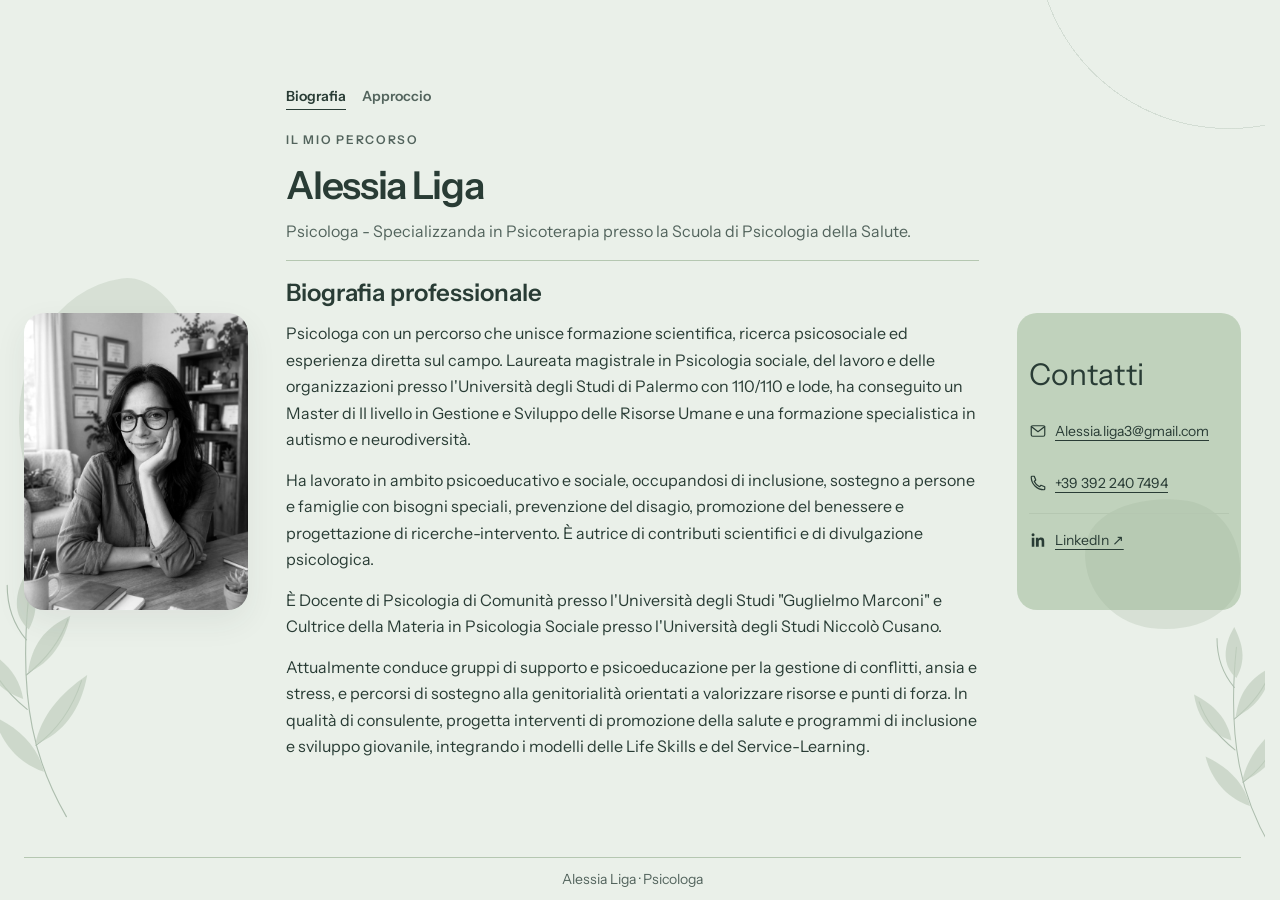
<file: src/main/resources/static/index.html>
<!DOCTYPE html>
<html lang="it">
<head>
    <meta charset="UTF-8">
    <meta name="viewport" content="width=device-width, initial-scale=1.0">
    <meta name="description" content="Biografia professionale di Alessia Liga, Psicologa e Specializzanda in Psicoterapia presso la Scuola di Psicologia della Salute.">
    <title>Biografia | Alessia Liga, Psicologa</title>
    <link rel="stylesheet" href="assets/css/style.css?v=4">
    <link rel="stylesheet" href="assets/css/decorations.css">
</head>

<body>

    <a class="skip-link" href="#contenuto-pagina">Vai al contenuto</a>

<main class="profile page-width" id="contenuto">
        <figure class="portrait">
            <img src="assets/images/alessia-liga-bn.jpeg" alt="Alessia Liga" width="1207" height="1600" fetchpriority="high">
        </figure>

        <article class="biography" aria-labelledby="nome">
            <header class="profile-heading">
                <nav class="section-navigation" aria-label="Sezioni del sito">
                    <a href="index.html" aria-current="page">Biografia</a>
                    <a href="approccio.html">Approccio</a>
                </nav>
                <p class="eyebrow">Il mio percorso</p>
                <h1 id="nome">Alessia Liga</h1>
                <p class="qualification">Psicologa - Specializzanda in Psicoterapia presso la Scuola di Psicologia della Salute.</p>
            </header>

            <section id="contenuto-pagina" aria-labelledby="titolo-biografia" tabindex="-1">
                <h2 id="titolo-biografia">Biografia professionale</h2>
                <p>Psicologa con un percorso che unisce formazione scientifica, ricerca psicosociale ed esperienza diretta sul campo. Laureata magistrale in Psicologia sociale, del lavoro e delle organizzazioni presso l'Università degli Studi di Palermo con 110/110 e lode, ha conseguito un Master di II livello in Gestione e Sviluppo delle Risorse Umane e una formazione specialistica in autismo e neurodiversità.</p>
                <p>Ha lavorato in ambito psicoeducativo e sociale, occupandosi di inclusione, sostegno a persone e famiglie con bisogni speciali, prevenzione del disagio, promozione del benessere e progettazione di ricerche-intervento. È autrice di contributi scientifici e di divulgazione psicologica.</p>
                <p>È Docente di Psicologia di Comunità presso l'Università degli Studi "Guglielmo Marconi" e Cultrice della Materia in Psicologia Sociale presso l'Università degli Studi Niccolò Cusano.</p>
                <p>Attualmente conduce gruppi di supporto e psicoeducazione per la gestione di conflitti, ansia e stress, e percorsi di sostegno alla genitorialità orientati a valorizzare risorse e punti di forza. In qualità di consulente, progetta interventi di promozione della salute e programmi di inclusione e sviluppo giovanile, integrando i modelli delle Life Skills e del Service-Learning.</p>
            </section>
        </article>

        <aside class="contacts" id="contatti" aria-labelledby="titolo-contatti" tabindex="-1">
            <h2 id="titolo-contatti">Contatti</h2>
            <dl class="contact-list">
                <div>
                    <dt><span class="sr-only">Email</span><svg class="contact-icon" aria-hidden="true" focusable="false" viewBox="0 0 24 24" fill="none" stroke="currentColor" stroke-width="1.6" stroke-linecap="round" stroke-linejoin="round"><rect x="3" y="5" width="18" height="14" rx="2"/><path d="m3 6 9 7 9-7"/></svg></dt>
                    <dd><a href="mailto:Alessia.liga3@gmail.com" aria-label="Scrivi a Alessia.liga3@gmail.com">Alessia.liga3@gmail.com</a></dd>
                </div>
                <div>
                    <dt><span class="sr-only">Telefono</span><svg class="contact-icon" aria-hidden="true" focusable="false" viewBox="0 0 24 24" fill="none" stroke="currentColor" stroke-width="1.6" stroke-linecap="round" stroke-linejoin="round"><path d="M7 3H4a1 1 0 0 0-1 1c0 9.4 7.6 17 17 17a1 1 0 0 0 1-1v-3l-5-2-2 2a15 15 0 0 1-7-7l2-2-2-5Z"/></svg></dt>
                    <dd><a href="tel:+393922407494" aria-label="Chiama il +39 392 240 7494">+39 392 240 7494</a></dd>
                </div>
            </dl>
            <ul class="social-list" aria-label="Social e profili professionali">
                <li>
                    <svg class="contact-icon" aria-hidden="true" focusable="false" viewBox="0 0 24 24" fill="currentColor"><path d="M5.4 3a2 2 0 1 0 0 4 2 2 0 0 0 0-4ZM3.7 9h3.4v12H3.7V9Zm5.5 0h3.3v1.6c.5-1 1.7-1.9 3.6-1.9 3.5 0 4.2 2.2 4.2 5.1V21h-3.4v-6.4c0-1.5 0-3-1.8-3s-2.1 1.4-2.1 2.9V21H9.2V9Z"/></svg>
                    <a href="https://www.linkedin.com/in/alessia-liga-a057b985/" aria-label="Profilo LinkedIn di Alessia Liga">LinkedIn <span aria-hidden="true">↗</span></a>
                </li>
            </ul>
        </aside>
    </main>

    <footer class="site-footer page-width">
        <p>Alessia Liga <span aria-hidden="true">·</span> Psicologa</p>
    </footer>

</body>
</html>
</file>
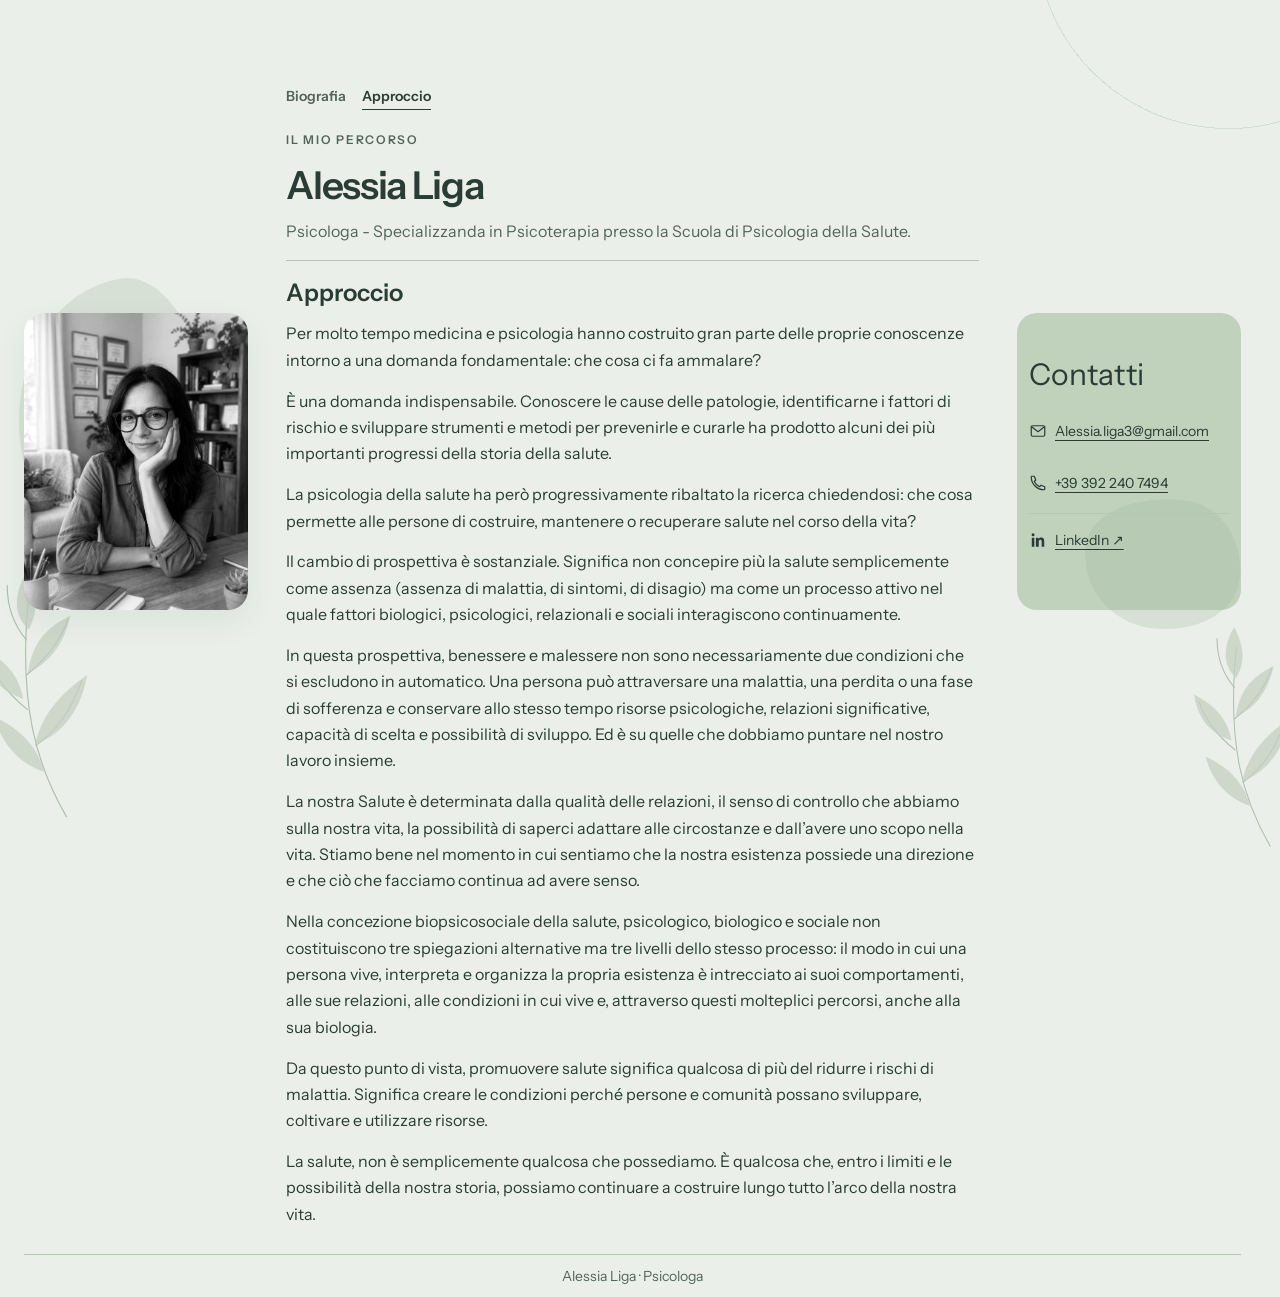
<file: src/main/resources/static/approccio.html>
<!DOCTYPE html>
<html lang="it">
<head>
    <meta charset="UTF-8">
    <meta name="viewport" content="width=device-width, initial-scale=1.0">
    <meta name="description" content="L'approccio di Alessia Liga, Psicologa e Specializzanda in Psicoterapia presso la Scuola di Psicologia della Salute.">
    <title>Approccio | Alessia Liga, Psicologa</title>
    <link rel="stylesheet" href="assets/css/style.css?v=4">
    <link rel="stylesheet" href="assets/css/decorations.css">
</head>

<body>

    <a class="skip-link" href="#contenuto-pagina">Vai al contenuto</a>

    <main class="profile page-width" id="contenuto">
        <figure class="portrait">
            <img src="assets/images/alessia-liga-bn.jpeg" alt="Alessia Liga" width="1207" height="1600" fetchpriority="high">
        </figure>

        <article class="biography" aria-labelledby="nome">
            <header class="profile-heading">
                <nav class="section-navigation" aria-label="Sezioni del sito">
                    <a href="index.html">Biografia</a>
                    <a href="approccio.html" aria-current="page">Approccio</a>
                </nav>
                <p class="eyebrow">Il mio percorso</p>
                <h1 id="nome">Alessia Liga</h1>
                <p class="qualification">Psicologa - Specializzanda in Psicoterapia presso la Scuola di Psicologia della Salute.</p>
            </header>

            <section id="contenuto-pagina" aria-labelledby="titolo-approccio" tabindex="-1">
                <h2 id="titolo-approccio">Approccio</h2>
                <p>Per molto tempo medicina e psicologia hanno costruito gran parte delle proprie conoscenze intorno a una domanda fondamentale: che cosa ci fa ammalare?</p>
                <p>È una domanda indispensabile. Conoscere le cause delle patologie, identificarne i fattori di rischio e sviluppare strumenti e metodi per prevenirle e curarle ha prodotto alcuni dei più importanti progressi della storia della salute.</p>
                <p>La psicologia della salute ha però progressivamente ribaltato la ricerca chiedendosi: che cosa permette alle persone di costruire, mantenere o recuperare salute nel corso della vita?</p>
                <p>Il cambio di prospettiva è sostanziale. Significa non concepire più la salute semplicemente come assenza (assenza di malattia, di sintomi, di disagio) ma come un processo attivo nel quale fattori biologici, psicologici, relazionali e sociali interagiscono continuamente.</p>
                <p>In questa prospettiva, benessere e malessere non sono necessariamente due condizioni che si escludono in automatico. Una persona può attraversare una malattia, una perdita o una fase di sofferenza e conservare allo stesso tempo risorse psicologiche, relazioni significative, capacità di scelta e possibilità di sviluppo. Ed è su quelle che dobbiamo puntare nel nostro lavoro insieme.</p>
                <p>La nostra Salute è determinata dalla qualità delle relazioni, il senso di controllo che abbiamo sulla nostra vita, la possibilità di saperci adattare alle circostanze e dall’avere uno scopo nella vita. Stiamo bene nel momento in cui sentiamo che la nostra esistenza possiede una direzione e che ciò che facciamo continua ad avere senso.</p>
                <p>Nella concezione biopsicosociale della salute, psicologico, biologico e sociale non costituiscono tre spiegazioni alternative ma tre livelli dello stesso processo: il modo in cui una persona vive, interpreta e organizza la propria esistenza è intrecciato ai suoi comportamenti, alle sue relazioni, alle condizioni in cui vive e, attraverso questi molteplici percorsi, anche alla sua biologia.</p>
                <p>Da questo punto di vista, promuovere salute significa qualcosa di più del ridurre i rischi di malattia. Significa creare le condizioni perché persone e comunità possano sviluppare, coltivare e utilizzare risorse.</p>
                <p>La salute, non è semplicemente qualcosa che possediamo. È qualcosa che, entro i limiti e le possibilità della nostra storia, possiamo continuare a costruire lungo tutto l’arco della nostra vita.</p>
            </section>
        </article>

        <aside class="contacts" id="contatti" aria-labelledby="titolo-contatti" tabindex="-1">
            <h2 id="titolo-contatti">Contatti</h2>
            <dl class="contact-list">
                <div>
                    <dt><span class="sr-only">Email</span><svg class="contact-icon" aria-hidden="true" focusable="false" viewBox="0 0 24 24" fill="none" stroke="currentColor" stroke-width="1.6" stroke-linecap="round" stroke-linejoin="round"><rect x="3" y="5" width="18" height="14" rx="2"/><path d="m3 6 9 7 9-7"/></svg></dt>
                    <dd><a href="mailto:Alessia.liga3@gmail.com" aria-label="Scrivi a Alessia.liga3@gmail.com">Alessia.liga3@gmail.com</a></dd>
                </div>
                <div>
                    <dt><span class="sr-only">Telefono</span><svg class="contact-icon" aria-hidden="true" focusable="false" viewBox="0 0 24 24" fill="none" stroke="currentColor" stroke-width="1.6" stroke-linecap="round" stroke-linejoin="round"><path d="M7 3H4a1 1 0 0 0-1 1c0 9.4 7.6 17 17 17a1 1 0 0 0 1-1v-3l-5-2-2 2a15 15 0 0 1-7-7l2-2-2-5Z"/></svg></dt>
                    <dd><a href="tel:+393922407494" aria-label="Chiama il +39 392 240 7494">+39 392 240 7494</a></dd>
                </div>
            </dl>
            <ul class="social-list" aria-label="Social e profili professionali">
                <li>
                    <svg class="contact-icon" aria-hidden="true" focusable="false" viewBox="0 0 24 24" fill="currentColor"><path d="M5.4 3a2 2 0 1 0 0 4 2 2 0 0 0 0-4ZM3.7 9h3.4v12H3.7V9Zm5.5 0h3.3v1.6c.5-1 1.7-1.9 3.6-1.9 3.5 0 4.2 2.2 4.2 5.1V21h-3.4v-6.4c0-1.5 0-3-1.8-3s-2.1 1.4-2.1 2.9V21H9.2V9Z"/></svg>
                    <a href="https://www.linkedin.com/in/alessia-liga-a057b985/" aria-label="Profilo LinkedIn di Alessia Liga">LinkedIn <span aria-hidden="true">↗</span></a>
                </li>
            </ul>
        </aside>
    </main>

    <footer class="site-footer page-width">
        <p>Alessia Liga <span aria-hidden="true">·</span> Psicologa</p>
    </footer>

</body>
</html>
</file>
<file: src/main/resources/static/assets/css/style.css>
@font-face {
    font-family: 'Instrument Sans';
    font-style: normal;
    font-weight: 400 600;
    font-display: swap;
    src: url('../fonts/instrument-sans-latin.woff2') format('woff2');
}

:root {
    color-scheme: light;
    --background: #eaf0e9;
    --surface: #c0d2bc;
    --text: #293c35;
    --muted: #53645d;
    --accent: #456454;
    --border: #b5c7b1;
    font-family: "Instrument Sans", system-ui, -apple-system, "Segoe UI", sans-serif;
    color: var(--text);
    background: var(--background);
    font-synthesis: none;
}

* { box-sizing: border-box; }
html { scrollbar-gutter: stable; }
body { margin: 0; min-height: 100svh; display: flex; flex-direction: column; }
a { color: var(--accent); text-underline-offset: .25em; }
a:hover { text-decoration-thickness: 2px; }
:focus-visible { outline: 2px solid var(--accent); outline-offset: 6px; }
[id] { scroll-margin-top: 1rem; }
.page-width { width: min(100% - 3rem, 96rem); margin-inline: auto; }

.skip-link {
    position: fixed;
    top: 1rem;
    left: 1rem;
    z-index: 10;
    padding: .8rem 1rem;
    background: var(--text);
    color: white;
    transform: translateY(-200%);
}
.skip-link:focus { transform: translateY(0); }

.profile {
    display: grid;
    grid-template-columns: 14rem minmax(0, 1fr) 14rem;
    gap: clamp(1.5rem, 3vw, 3rem);
    align-items: start;
    padding-block: clamp(1rem, 3vh, 2.5rem);
    flex: 1;
}
.profile > * { min-width: 0; }
.portrait { width: 100%; max-width: 14rem; margin: 0; align-self: center; }
.biography { align-self: center; }
.portrait img {
    display: block;
    width: 100%;
    height: auto;

    border-radius: 1.25rem;
    box-shadow: 0 12px 32px rgb(41 60 53 / 7%);
}
.eyebrow {
    margin: 0 0 1rem;
    color: var(--muted);
    font-size: .75rem;
    font-weight: 600;
    letter-spacing: .14em;
    text-transform: uppercase;
    line-height: 1.6;
}
h1, h2 { font-family: "Instrument Sans", system-ui, sans-serif; font-weight: 400; }
h1, .biography h2 { font-weight: 600; }
h1 {
    margin: 0 0 .75rem;
    font-size: clamp(2rem, 3vw, 2.75rem);
    letter-spacing: -.035em;
    line-height: 1.1;
}
.qualification { margin: 0; color: var(--muted); font-size: 1rem; line-height: 1.55; }
.profile-heading { padding-bottom: 1rem; margin-bottom: 1rem; border-bottom: 1px solid var(--border); }
.section-navigation {
    display: flex;
    align-items: center;
    gap: 1rem;
    margin: 0 0 1.25rem;
    font-size: .875rem;
    font-weight: 600;
}
.section-navigation a {
    padding-block: .25rem;
    text-decoration: none;
    color: var(--muted);
    border-bottom: 1px solid transparent;
}
.section-navigation a[aria-current="page"] {
    color: var(--text);
    border-color: currentColor;
}
.section-navigation a:hover { color: var(--text); }
.biography h2 { font-size: 1.5rem; margin: 0 0 .75rem; line-height: 1.3; }
.biography section p { font-size: 1rem; line-height: 1.65; margin: 0 0 .9rem; }
.biography section p:last-child { margin-bottom: 0; }

.contacts { align-self: center; padding: 1.6rem 1.35rem; border-radius: 1.25rem; background: var(--surface); overflow-wrap: anywhere; }
.contacts a { color: var(--text); }
.contacts .eyebrow { color: #43534b; font-size: .6875rem; letter-spacing: .1em; margin-bottom: .6rem; }
.contacts h2 { font-size: 1.875rem; margin: 0 0 1rem; }
.contact-list { margin: 1.5rem 0 2rem; }
.contact-list > div + div { margin-top: 1.25rem; }
.contact-list dt { font-weight: 600; font-size: .875rem; margin-bottom: .4rem; }
.contact-list dd { margin: 0; font-size: .9375rem; line-height: 1.6; }
.contacts h3 { margin: 0; font-size: .875rem; font-weight: 600; line-height: 1.6; }
.social-list { margin: .75rem 0 0; padding: 0; list-style: none; }
.social-list li { padding-block: .8rem; border-top: 1px solid var(--border); font-size: .9375rem; line-height: 1.5; }
.contact-list a, .social-list a { display: inline-flex; align-items: center; min-height: 44px; max-width: 100%; gap: .5rem; overflow-wrap: anywhere; }

.site-footer { display: flex; justify-content: space-between; align-items: center; flex-wrap: wrap; gap: 1rem; padding-block: .75rem; border-top: 1px solid var(--border); font-size: .875rem; color: var(--muted); }
.site-footer p { margin: 0; }

/* Shared elements keep the same viewport position while the central copy scrolls. */
@media (min-width: 62.01rem) {
    .biography { align-self: start; padding-top: 3.5rem; }
    .portrait, .contacts {
        align-self: start;
        position: sticky;
        top: calc(50svh - 10.25rem);
    }
}

@media (max-width: 62rem) {
    .profile { grid-template-columns: minmax(0, 1fr); gap: 1.5rem; }
    .portrait { order: 1; }
    .biography { display: contents; }
    .profile-heading { order: 2; }
    .contacts { order: 3; }
    .biography section { order: 4; }
    .portrait, .contacts { width: min(100%, 14rem); margin-inline: auto; }
    .portrait, .contacts { position: relative; top: auto; }
    .biography { padding-top: 0; }
    .biography section { display: block; }
    .biography section p { line-height: 1.55; }
    .site-footer { align-items: flex-start; }
}

@media (min-width: 62.01rem) and (max-height: 720px), (min-width: 62.01rem) and (max-width: 75rem) {
    .profile { padding-block: 1rem; }
    .profile-heading { padding-bottom: .6rem; margin-bottom: .6rem; }
    .section-navigation { margin-bottom: .65rem; }
    h1 { font-size: 2rem; margin-bottom: .5rem; }
    .eyebrow { margin-bottom: .4rem; }
    .biography h2 { margin-bottom: .6rem; font-size: 1.3rem; }
    .biography section p { line-height: 1.45; margin-bottom: .65rem; }
    .site-footer { padding-block: .4rem; }
}

@media (min-width: 62.01rem) and (max-width: 75rem) {
    .profile { grid-template-columns: 13.5rem minmax(0, 1fr) 13.5rem; gap: 1.5rem; }
}

@media (prefers-reduced-motion: no-preference) {
    html { scroll-behavior: smooth; }
}

@media print {
    .skip-link { display: none; }
    .page-width { width: 100%; }
    .profile { display: block; padding: 0; }
    .portrait { width: 10rem; margin: 0 0 2rem; }
    .contacts { margin-top: 2rem; break-inside: avoid; }
}

/* Icons have accessible labels; future contact methods reuse the same row. */
.sr-only { position: absolute; width: 1px; height: 1px; padding: 0; margin: -1px; overflow: hidden; clip-path: inset(50%); white-space: nowrap; border: 0; }
.contact-list > div, .social-list li { display: grid; grid-template-columns: 1.125rem minmax(0, 1fr); align-items: center; gap: .5rem; }
.contact-list dt { margin: 0; }
.contact-icon { display: block; width: 1.25rem; height: 1.25rem; color: var(--text); }
.contact-list a, .social-list a { display: block; align-content: center; overflow-wrap: anywhere; }
.site-footer { justify-content: center; text-align: center; }

/* The contact panel shares the portrait's proportions and column width. */
.contacts { width: 100%; max-width: 14rem; aspect-ratio: 1207 / 1600; padding: .75rem; display: flex; flex-direction: column; justify-content: center; }
.contacts > * { flex-shrink: 0; }
.contacts h2 { margin-bottom: .5rem; }
.contact-list { margin: .5rem 0; }
.contact-list > div + div { margin-top: .5rem; }
.contact-list dd, .social-list li { font-size: .875rem; }
.social-list { margin: 0; }
.social-list li { padding-block: .25rem; }
.contact-icon { width: 1.125rem; height: 1.125rem; }
.contact-list a, .social-list a { white-space: nowrap; overflow-wrap: normal; }
</file>
<file: src/main/resources/static/assets/css/decorations.css>
/* Decorative layer only: no changes to typography, grid or content spacing. */
body {
    position: relative;
    isolation: isolate;
}

body::before,
body::after {
    content: "";
    position: fixed;
    z-index: -1;
    pointer-events: none;
}

/* Fine botanical silhouettes along the outer edges. */
body::before {
    inset: 0;
    background-image: url("../images/botanical.svg"), url("../images/botanical.svg");
    background-repeat: no-repeat;
    background-size: clamp(5rem, 10vw, 10rem) auto, clamp(5rem, 9vw, 9rem) auto;
    background-position: left -1.5rem bottom 12%, right -1.5rem bottom 3rem;
    opacity: .5;
}

/* An open ring, cropped at the edge, keeps the background light. */
body::after {
    inset: 0;
    background: radial-gradient(circle at 96% -4rem,
        transparent 12rem, rgb(112 139 115 / 18%) 12rem,
        rgb(112 139 115 / 18%) calc(12rem + 1px), transparent calc(12rem + 1px));
}

.portrait,
.contacts {
    position: relative;
    isolation: isolate;
}

.portrait::before,
.contacts::before {
    content: "";
    position: absolute;
    z-index: -1;
    pointer-events: none;
    background: rgb(156 177 152 / 24%);
}

.portrait::before {
    inset: -2rem 18% 17% -.4rem;
    border-radius: 65% 35% 56% 44% / 55% 42% 58% 45%;
    transform: rotate(-8deg);
}

.contacts::before {
    width: 70%;
    height: 44%;
    right: 0;
    bottom: -1.2rem;
    border-radius: 60% 40% 52% 48% / 44% 55% 45% 56%;
    transform: rotate(8deg);
}

@media (max-width: 62rem) {
    body::before {
        background-size: 5rem auto, 5rem auto;
        background-position: left -1.7rem top 7rem, right -1.7rem bottom 2.5rem;
        opacity: .38;
    }
    body::after {
        background: radial-gradient(circle at 100% -2rem,
            transparent 7rem, rgb(112 139 115 / 18%) 7rem,
            rgb(112 139 115 / 18%) calc(7rem + 1px), transparent calc(7rem + 1px));
    }
    .portrait::before { inset: -1rem 12% 12% -.8rem; }
    .contacts::before { right: 0; bottom: -.6rem; }
}

@media print, (forced-colors: active) {
    body::before, body::after, .portrait::before, .contacts::before { display: none; }
}
</file>
